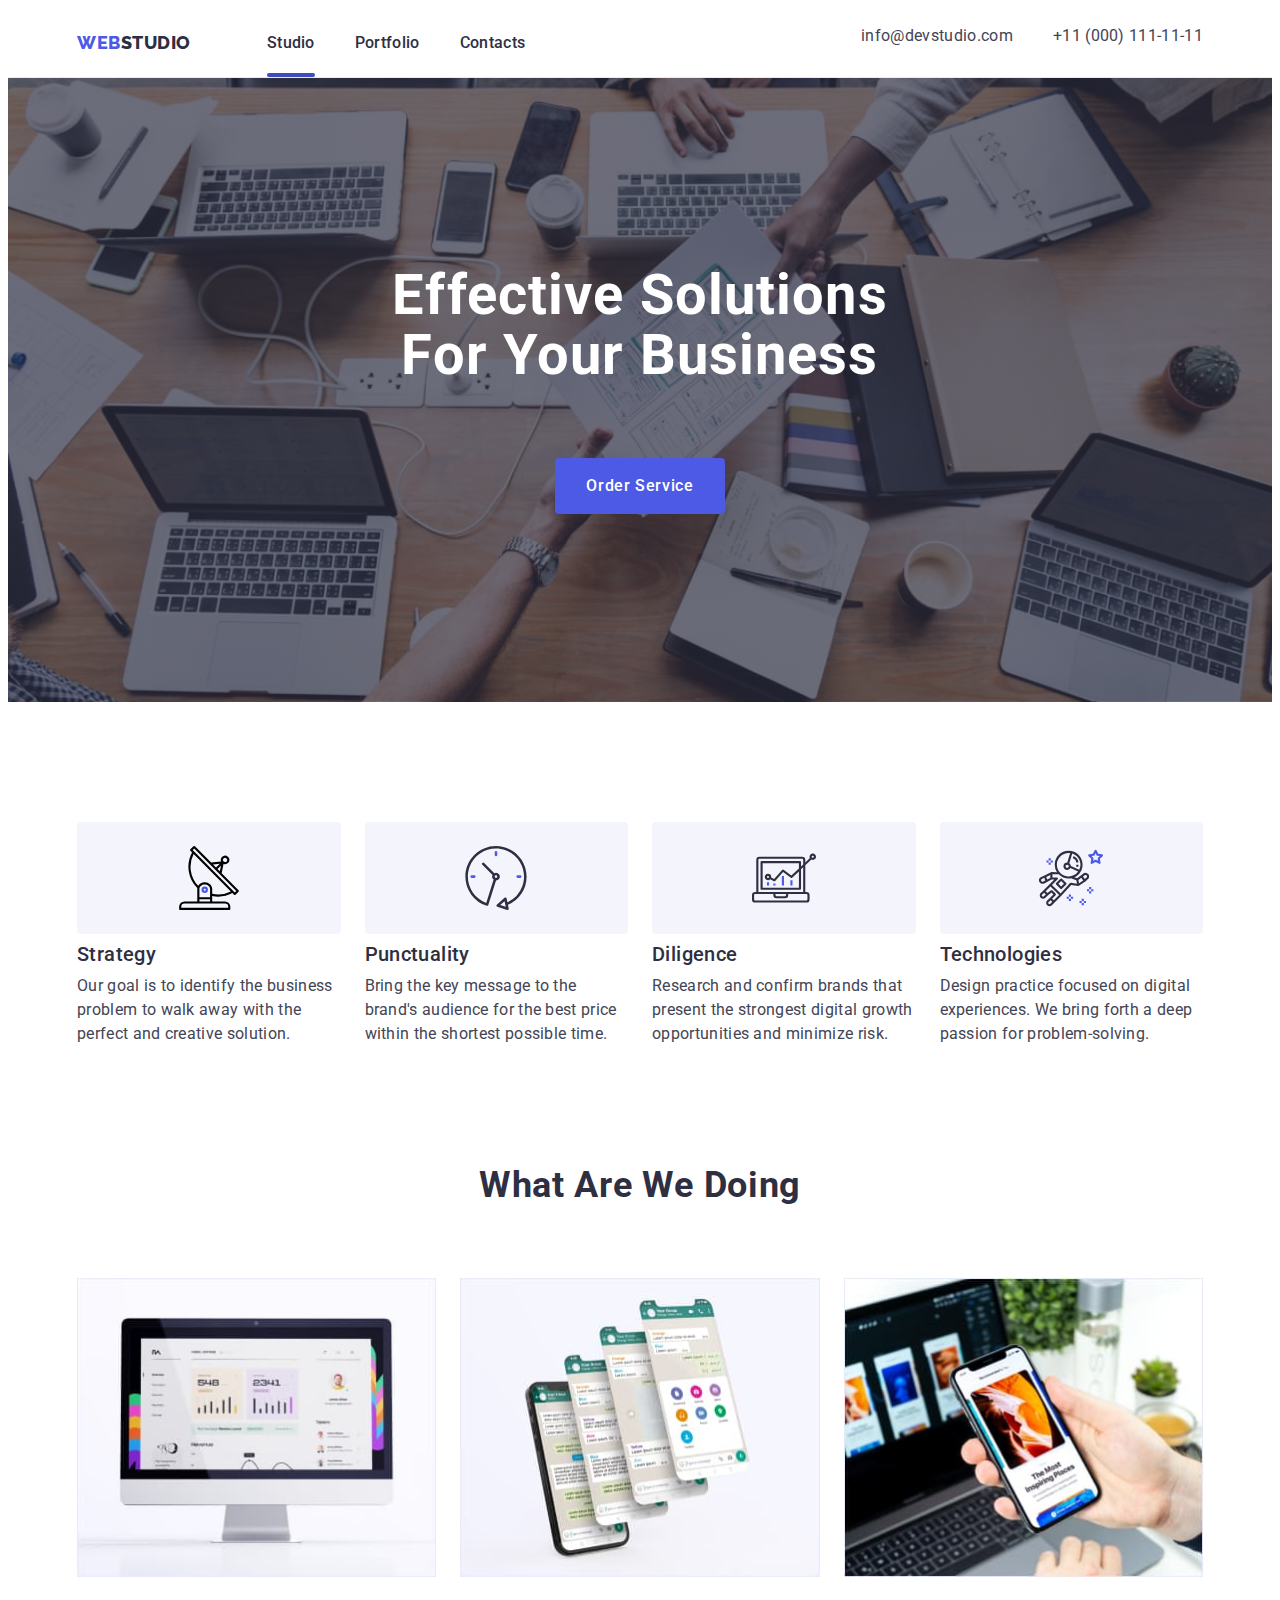
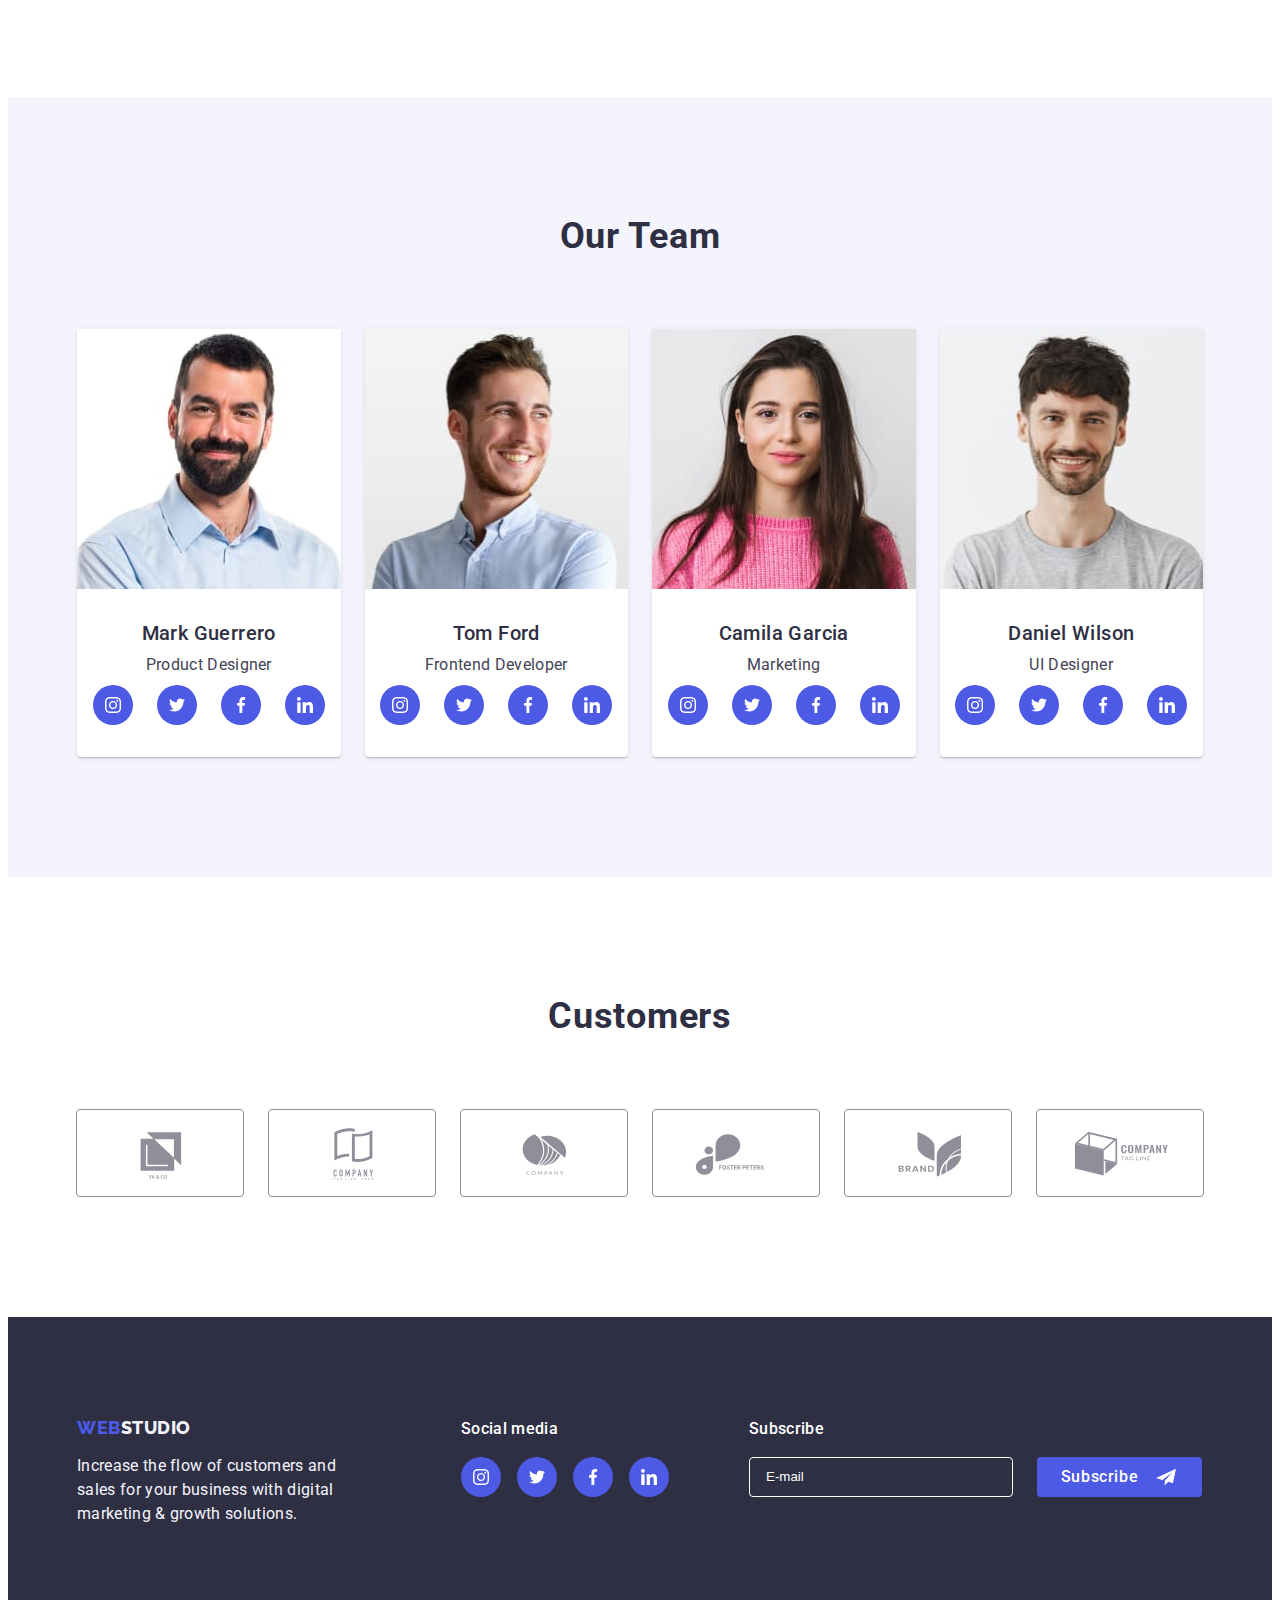
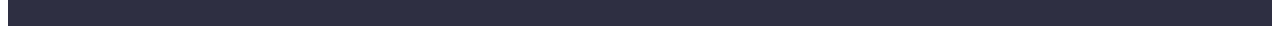
<file: index.html>
<!DOCTYPE html>
<html lang="en">

<head>
    <meta charset="UTF-8">
    <meta http-equiv="X-UA-Compatible" content="IE=edge">
    <meta name="viewport" content="width=device-width, initial-scale=1.0">
    <title>WebStudio</title>
    <link rel="preconnect" href="https://fonts.googleapis.com">
    <link rel="preconnect" href="https://fonts.gstatic.com" crossorigin>
    <link rel="stylesheet" href="https://cdnjs.cloudflare.com/ajax/libs/modern-normalize/1.1.0/modern-normalize.min.css"
        integrity="sha512-wpPYUAdjBVSE4KJnH1VR1HeZfpl1ub8YT/NKx4PuQ5NmX2tKuGu6U/JRp5y+Y8XG2tV+wKQpNHVUX03MfMFn9Q=="
        crossorigin="anonymous" referrerpolicy="no-referrer" />
    <link 
        href="https://fonts.googleapis.com/css2?family=Raleway:wght@800&family=Roboto:wght@400;500;700;900&display=swap"
        rel="stylesheet">
    <link rel="stylesheet" href="./css/styles.css">
</head>

<body>
    <header class="header">
        <div class="container">
            <div class="box">
                <nav class="header-navigation">
                    <a class="header-logo link" href="./index.html">Web<span class="accent">Studio</span></a>  
                    <ul class="header-list list">
                        <li class="header-item"><a class="header-link stroke link" href="./index.html">Studio</a></li>
                        <li class="header-item"><a class="header-link link" href="./portfolio.html">Portfolio</a></li>
                        <li class="header-item"><a class="header-link link" href="">Contacts</a></li>
                    </ul>
                </nav>
                <address class="adress">   
                    <ul class="adress-list list">
                        <li class="adress-item"><a class="adress-link link" href="mailto:info@devstudio.com">info@devstudio.com</a></li>
                        <li class="adress-item"><a class="adress-link link" href="tel:+110001111111">+11 (000) 111-11-11</a></li>
                    </ul>
                </address>
                <button type="button" class="mob-menu-open" data-mob-menu-open>
                    <svg class="mob-icon" width="32" height="32">
                        <use href="./images/icons.svg#icon-charm_menu-hamburger"></use>
                    </svg>
                </button>
            </div>               
        </div>
        <div class="mob-menu is-hidden"  data-mob-menu>
                <button type="button" class="mob-menu-close" data-mob-menu-close>
                    <svg class="close-icon" width="8" height="8">
                        <use href="./images/icons.svg#icon-close"></use>
                    </svg>
                </button>
                <nav>
                    <ul class="mob-menu-list list">
                        <li class="mob-menu-item">
                            <a class="mob-menu-link link" href="./index.html">
                                <span class="colortext">Studio</span>
                            </a>
                        </li>
                        <li class="mob-menu-item">
                            <a class="mob-menu-link link" href="./portfolio.html">Portfolio</a>
                        </li>
                        <li class="mob-menu-item">
                            <a class="mob-menu-link link" href="">Contacts</a>
                        </li>
                    </ul>
                </nav>
                <div>    
                    <address class="mob-adress">
                    <ul class="mob-adress-list list">
                        <li class="mob-adress-item">
                            <a class="mob-adress-link link" href="tel:+110001111111">+11 (000) 111-11-11</a>
                        </li>
                        <li class="mob-adress-item">
                            <a class="mob-adress-link link" href="mailto:info@devstudio.com">
                                <span class="sizetext">info@devstudio.com</span>
                            </a>
                        </li>
                        
                    </ul>
                    </address>
                    <ul class="mob-soc-list list">
                    <li class="team-soc-item">
                        <a class="team-soc-link link" href="">
                            <svg class="team-soc-icon" width="16" height="16">
                                <use href="./images/icons.svg#icon-instagram"></use>
                            </svg>
                        </a>
                    </li>
                
                    <li class="team-soc-item">
                        <a class="team-soc-link link" href="">
                            <svg class="team-soc-icon" width="16" height="16">
                                <use href="./images/icons.svg#icon-twitter"></use>
                            </svg>
                        </a>
                    </li>
                
                    <li class="team-soc-item">
                        <a class="team-soc-link link" href="">
                            <svg class="team-soc-icon" width="16" height="16">
                                <use href="./images/icons.svg#icon-facebook"></use>
                            </svg>
                        </a>
                    </li>
                
                    <li class="team-soc-item">
                        <a class="team-soc-link link" href="">
                            <svg class="team-soc-icon" width="16" height="16">
                                <use href="./images/icons.svg#icon-linkedin"></use>
                            </svg>
                        </a>
                    </li>
                    </ul>
                </div>
        </div>
    </header>

    <main>

        <section class="hero">
            <div class="container hero-container">
                <h1 class="hero-title">Effective Solutions For Your Business</h1>
                <button  class="hero-button" type="button" data-modal-open>Order Service</button>
            </div>
        </section>

        <section class="pluses section">    
            <div class="container">
                <h2 class="invis-title">invisibie title></h2>

                <ul class="pluses-list list">
                    <li class="pluses-item">
                        <div class="pluses-link link">
                            <svg class="pluses-icon" width="64" height="64">
                                <use href="./images/icons.svg#icon-antenna"></use>
                            </svg>
                        </div>
                        <h3 class="pluses-title">Strategy</h3>
                        <p class="pluses-text">Our goal is to identify the business problem to walk away with the perfect and creative solution.</p>
                    </li>
                    <li class="pluses-item">
                        <div class="pluses-link link">
                            <svg class="pluses-icon" width="64" height="64">
                                <use href="./images/icons.svg#icon-clock"></use>
                            </svg>
                        </div>
                        <h3 class="pluses-title">Punctuality</h3>
                        <p class="pluses-text">Bring the key message to the brand's audience for the best price within the shortest possible time.</p>
                    </li>
                    <li class="pluses-item">
                        <div class="pluses-link link">
                            <svg class="pluses-icon" width="64" height="64">
                                <use href="./images/icons.svg#icon-diagram"></use>
                            </svg>
                        </div>
                        <h3 class="pluses-title">Diligence</h3>
                        <p class="pluses-text">Research and confirm brands that present the strongest digital growth opportunities and minimize risk.</p>
                    </li>
                    <li class="pluses-item">
                        <div class="pluses-link link">
                            <svg class="pluses-icon" width="64" height="64">
                                <use href="./images/icons.svg#icon-astronaut"></use>
                            </svg>
                        </div>
                        <h3 class="pluses-title">Technologies</h3>
                        <p class="pluses-text">Design practice focused on digital experiences. We bring forth a deep passion for problem-solving.</p>
                    </li>
                </ul>
            </div>    
        </section>
        
        <section class="doing section">
            <div class="container">
                <h2 class="doing-title">What are we doing</h2>
                <ul class="doing-list list">
                    <li class="doing-item">
                        <img
                            srcset="./images/Rectangle1-2x.jpg 2x" 
                            src="./images/Rectangle1.jpg" 
                            alt="picture" 
                            width="360" 
                            height="300"
                        />
                    </li>
                    <li class="doing-item">
                        <img
                            srcset="./images/Rectangle2-2x.jpg 2x" 
                            src="./images/Rectangle2.jpg" 
                            alt="picture" 
                            width="360" 
                            height="300"
                        />
                    </li>
                    <li class="doing-item">
                        <img
                            srcset="./images/Rectangle3-2x.jpg 2x" 
                            src="./images/Rectangle3.jpg" 
                            alt="picture" 
                            width="360" 
                            height="300"
                        />
                    </li>
                </ul>
            </div>
        </section>

        <section class="team section">
            <div class="container">
                <h2 class="team-title">Our Team</h2>
                <ul class="team-list list">
                    <li class="team-item">
                        <img
                            srcset="./images/img4-2x.jpg 2x" 
                            src="./images/img4.jpg" 
                            alt="foto" 
                            width="264" 
                            height="260">
                        <div class="team-people">
                            <h3 class="team-card">Mark Guerrero</h3>
                            <p class="team-text">Product Designer</p>
                            <ul class="team-soc-list list">
                                <li class="team-soc-item">
                                    <a class="team-soc-link link" href="">
                                        <svg class="team-soc-icon" width="16" height="16">
                                            <use href="./images/icons.svg#icon-instagram"></use>
                                        </svg>
                                    </a>
                                </li>

                                <li class="team-soc-item">
                                    <a class="team-soc-link link" href="">
                                        <svg class="team-soc-icon" width="16" height="16">
                                            <use href="./images/icons.svg#icon-twitter"></use>
                                        </svg>
                                    </a>
                                </li>

                                <li class="team-soc-item">
                                    <a class="team-soc-link link" href="">
                                        <svg class="team-soc-icon" width="16" height="16">
                                            <use href="./images/icons.svg#icon-facebook"></use>
                                        </svg>
                                    </a>
                                </li>

                                <li class="team-soc-item">
                                    <a class="team-soc-link link" href="">
                                        <svg class="team-soc-icon" width="16" height="16">
                                            <use href="./images/icons.svg#icon-linkedin"></use>
                                        </svg>
                                    </a>
                                </li>
                            </ul>
                        </div>
                    </li>   

                    <li class="team-item">
                        <img
                            srcset="./images/img5-2x.jpg 2x"  
                            src="./images/img5.jpg" 
                            alt="foto" 
                            width="264" 
                            height="260">
                        <div class="team-people">
                            <h3 class="team-card">Tom Ford</h3>
                            <p class="team-text">Frontend Developer</p>
                            <ul class="team-soc-list list">
                                <li class="team-soc-item">
                                    <a class="team-soc-link link" href="">
                                        <svg class="team-soc-icon" width="16" height="16">
                                            <use href="./images/icons.svg#icon-instagram"></use>
                                        </svg>
                                    </a>
                                </li>
                            
                                <li class="team-soc-item">
                                    <a class="team-soc-link link" href="">
                                        <svg class="team-soc-icon" width="16" height="16">
                                            <use href="./images/icons.svg#icon-twitter"></use>
                                        </svg>
                                    </a>
                                </li>
                            
                                <li class="team-soc-item">
                                    <a class="team-soc-link link" href="">
                                        <svg class="team-soc-icon" width="16" height="16">
                                            <use href="./images/icons.svg#icon-facebook"></use>
                                        </svg>
                                    </a>
                                </li>
                            
                                <li class="team-soc-item">
                                    <a class="team-soc-link link" href="">
                                        <svg class="team-soc-icon" width="16" height="16">
                                            <use href="./images/icons.svg#icon-linkedin"></use>
                                        </svg>
                                    </a>
                                </li>
                            </ul>
                        </div>
                    </li>    
                    

                    <li class="team-item">
                        <img
                            srcset="./images/img6-2x.jpg 2x"  
                            src="./images/img6.jpg" 
                            alt="foto" 
                            width="264" 
                            height="260">
                        <div class="team-people">    
                            <h3 class="team-card">Camila Garcia</h3>
                            <p class="team-text">Marketing</p>
                            <ul class="team-soc-list list">
                                <li class="team-soc-item">
                                    <a class="team-soc-link link" href="">
                                        <svg class="team-soc-icon" width="16" height="16">
                                            <use href="./images/icons.svg#icon-instagram"></use>
                                        </svg>
                                    </a>
                                </li>
                            
                                <li class="team-soc-item">
                                    <a class="team-soc-link link" href="">
                                        <svg class="team-soc-icon" width="16" height="16">
                                            <use href="./images/icons.svg#icon-twitter"></use>
                                        </svg>
                                    </a>
                                </li>
                            
                                <li class="team-soc-item">
                                    <a class="team-soc-link link" href="">
                                        <svg class="team-soc-icon" width="16" height="16">
                                            <use href="./images/icons.svg#icon-facebook"></use>
                                        </svg>
                                    </a>
                                </li>
                            
                                <li class="team-soc-item">
                                    <a class="team-soc-link link" href="">
                                        <svg class="team-soc-icon" width="16" height="16">
                                            <use href="./images/icons.svg#icon-linkedin"></use>
                                        </svg>
                                    </a>
                                </li>
                            </ul>
                        </div>
                    </li>

                    <li class="team-item">
                        <img
                            srcset="./images/img7-2x.jpg 2x"  
                            src="./images/img7.jpg" 
                            alt="foto" 
                            width="264" 
                            height="260">
                        <div class="team-people">
                            <h3 class="team-card">Daniel Wilson</h3>
                            <p class="team-text">UI Designer</p>
                            <ul class="team-soc-list list">
                                <li class="team-soc-item">
                                    <a class="team-soc-link link" href="">
                                        <svg class="team-soc-icon" width="16" height="16">
                                            <use href="./images/icons.svg#icon-instagram"></use>
                                        </svg>
                                    </a>
                                </li>
                            
                                <li class="team-soc-item">
                                    <a class="team-soc-link link" href="">
                                        <svg class="team-soc-icon" width="16" height="16">
                                            <use href="./images/icons.svg#icon-twitter"></use>
                                        </svg>
                                    </a>
                                </li>
                            
                                <li class="team-soc-item">
                                    <a class="team-soc-link link" href="">
                                        <svg class="team-soc-icon" width="16" height="16">
                                            <use href="./images/icons.svg#icon-facebook"></use>
                                        </svg>
                                    </a>
                                </li>
                            
                                <li class="team-soc-item">
                                    <a class="team-soc-link link" href="">
                                        <svg class="team-soc-icon" width="16" height="16">
                                            <use href="./images/icons.svg#icon-linkedin"></use>
                                        </svg>
                                    </a>
                                </li>
                            </ul>
                        </div>
                    </li>
                </ul>
            </div>
        </section>

        <section class="customers section">
            <div class="container">
                <h2 class="doing-title">Customers</h2>
                <ul class="customers-list list">
                    <li class="customers-item">
                        <a class="customers-link link" href="">
                            <svg class="customers-icon" width="104" height="56">
                                <use class="icon" href="./images/icons.svg#icon-Logo1"></use>
                            </svg>
                        </a>
                    </li>
                
                    <li class="customers-item">
                        <a class="customers-link link" href="">
                            <svg class="customers-icon" width="104" height="56">
                                <use class="icon" href="./images/icons.svg#icon-Logo2"></use>
                            </svg>
                        </a>
                    </li>
                
                    <li class="customers-item">
                        <a class="customers-link link" href="">
                            <svg class="customers-icon" width="104" height="56">
                                <use class="icon" href="./images/icons.svg#icon-Logo3"></use>
                            </svg>
                        </a>
                    </li>
                
                    <li class="customers-item">
                        <a class="customers-link link" href="">
                            <svg class="customers-icon" width="104" height="56">
                                <use class="icon" href="./images/icons.svg#icon-Logo4"></use>
                            </svg>
                        </a>
                    </li>

                    <li class="customers-item">
                        <a class="customers-link link" href="">
                            <svg class="customers-icon" width="104" height="56">
                                <use class="icon" href="./images/icons.svg#icon-Logo5"></use>
                            </svg>
                        </a>
                    </li>

                    <li class="customers-item">
                        <a class="customers-link link" href="">
                            <svg class="customers-icon" width="104" height="56">
                                <use class="icon" href="./images/icons.svg#icon-Logo6"></use>
                            </svg>
                        </a>
                    </li>
                </ul>
            </div>
        </section>
        
    </main>

    <footer class="footer">
        <div class="container footer-box">
            <div class="webstudio">
                <a class="footer-logo link" href="./index.html">Web<span class="accent">Studio</span></a>
                <p class="bottom-text">Increase the flow of customers and sales for your business with digital marketing & growth solutions.</p>
            </div>

            <div class="media">
                <p class="soc-media">Social media</p>
                <ul class="media-soc-list list">
                    <li class="team-soc-item">
                        <a class="media-soc-link link" href="">
                            <svg class="team-soc-icon" width="16" height="16">
                                <use href="./images/icons.svg#icon-instagram"></use>
                            </svg>
                        </a>
                    </li>
                    
                    <li class="team-soc-item">
                        <a class="media-soc-link link" href="">
                            <svg class="team-soc-icon" width="16" height="16">
                                <use href="./images/icons.svg#icon-twitter"></use>
                            </svg>
                        </a>
                    </li>
                    
                    <li class="team-soc-item">
                        <a class="media-soc-link link" href="">
                            <svg class="team-soc-icon" width="16" height="16">
                                <use href="./images/icons.svg#icon-facebook"></use>
                            </svg>
                        </a>
                    </li>
                    
                    <li class="team-soc-item">
                        <a class="media-soc-link link" href="">
                            <svg class="team-soc-icon" width="16" height="16">
                                <use href="./images/icons.svg#icon-linkedin"></use>
                            </svg>
                        </a>
                    </li>
                </ul>
            </div>
            <form class="footer-form">
                <div class="">
                    <p class="soc-media">Subscribe</p>
                    <div class="sign">
                        <label class="subs" aria-label="footer-email">
                            <input class="footer-input"
                                type="email"
                                placeholder="E-mail"  
                            />
                        </label>                
                        <button class="footer-button" type="submit">Subscribe
                    
                            <svg class="plane" width="24" height="20">
                                <use href="./images/icons.svg#icon-plane"></use>
                            </svg>                    
                        </button>
                    </div>
                </div>
            </form>   
        </div>
    </footer>

    <div  class="backdrop is-hidden" data-modal>
        <div class="modal">
            <button class="modal-button" type="button" data-modal-close>
                <svg class="close-icon" width="8" height="8">
                    <use href="./images/icons.svg#icon-close"></use>
                </svg>
            </button>

            
            <p class="modal-title">Leave your contacts and we will call you back</p>
            <form class="modal-form" autocomplete="off">
                
                <div class="form-field">
                    <label for="user-name" class="form-label">Name</label>
                    <div class="form-icon">
                        <input class="form-input"
                            type="text"
                            name="user-name" 
                            id="user-name"
                        />
                        <svg class="input-icon" width="18" height="18">
                            <use href="./images/icons.svg#icon-person"></use>
                        </svg>
                    </div>                                 
                </div>  
                
                <div class="form-field">
                    <label for="user-phone" class="form-label">Phone</label>
                    <div class="form-icon">
                        <input class="form-input"
                            type="tel" 
                            name="user-phone"
                            id="user-phone"
                        />
                        <svg class="input-icon" width="18" height="24">
                            <use href="./images/icons.svg#icon-phone"></use>
                        </svg>
                    </div>                     
                </div>    
                    
                <div class="form-field">
                    <label for="user-mail" class="form-label">Email</label>
                    <div class="form-icon">
                        <input class="form-input"
                            type="email" 
                            name="user-mail"
                            id="user-mail"
                        />
                        <svg class="input-icon" width="18" height="24">
                            <use href="./images/icons.svg#icon-email"></use>
                        </svg>
                    </div>
                </div> 

                <div class="form-field">   
                    <label for="comment" class="form-label">Comment</label>
                    <textarea class="form-comment"
                        name="comment"
                        id="comment" 
                        placeholder="Text input"
                    ></textarea>                     
                </div>

                <div class="check-field">
                    <input class="input-check visually-hidden" type="checkbox" name="accept" id="accept" value="true" >
                    <label for="accept" class="accept" >
                        <span>
                            <svg class="check-icon" width="10" height="8">
                                <use href="./images/icons.svg#icon-check"></use>
                            </svg>
                        </span>
                        I accept the terms and conditions of the &nbsp;<a class="policy" href="" >Privacy Policy</a></label>
                </div>

                <button class="send-button" type="submit">Send</button>
            </form>              
                
        </div>
    </div>

<script src="./js/modal.js" type="module"></script>
<script src="./js/mobile-menu.js" type="module"></script>
</body>

</html>
</file>
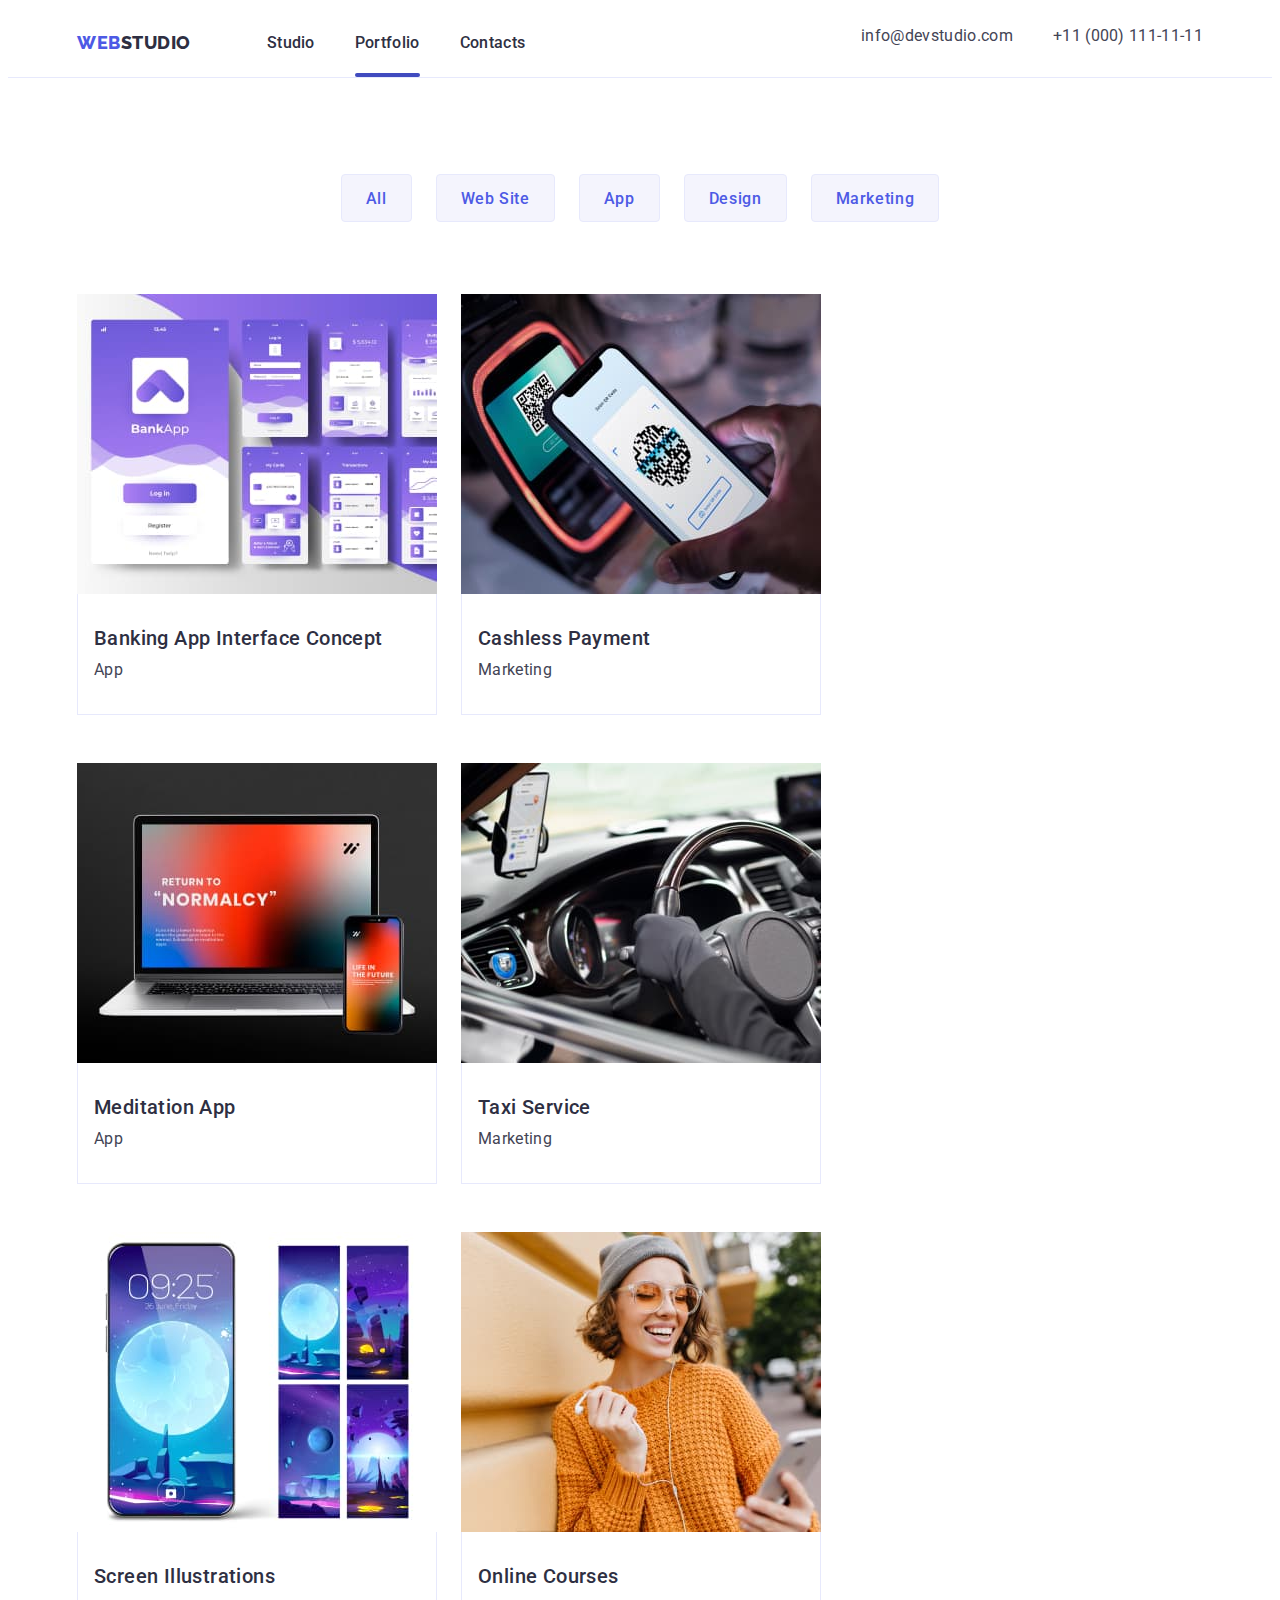
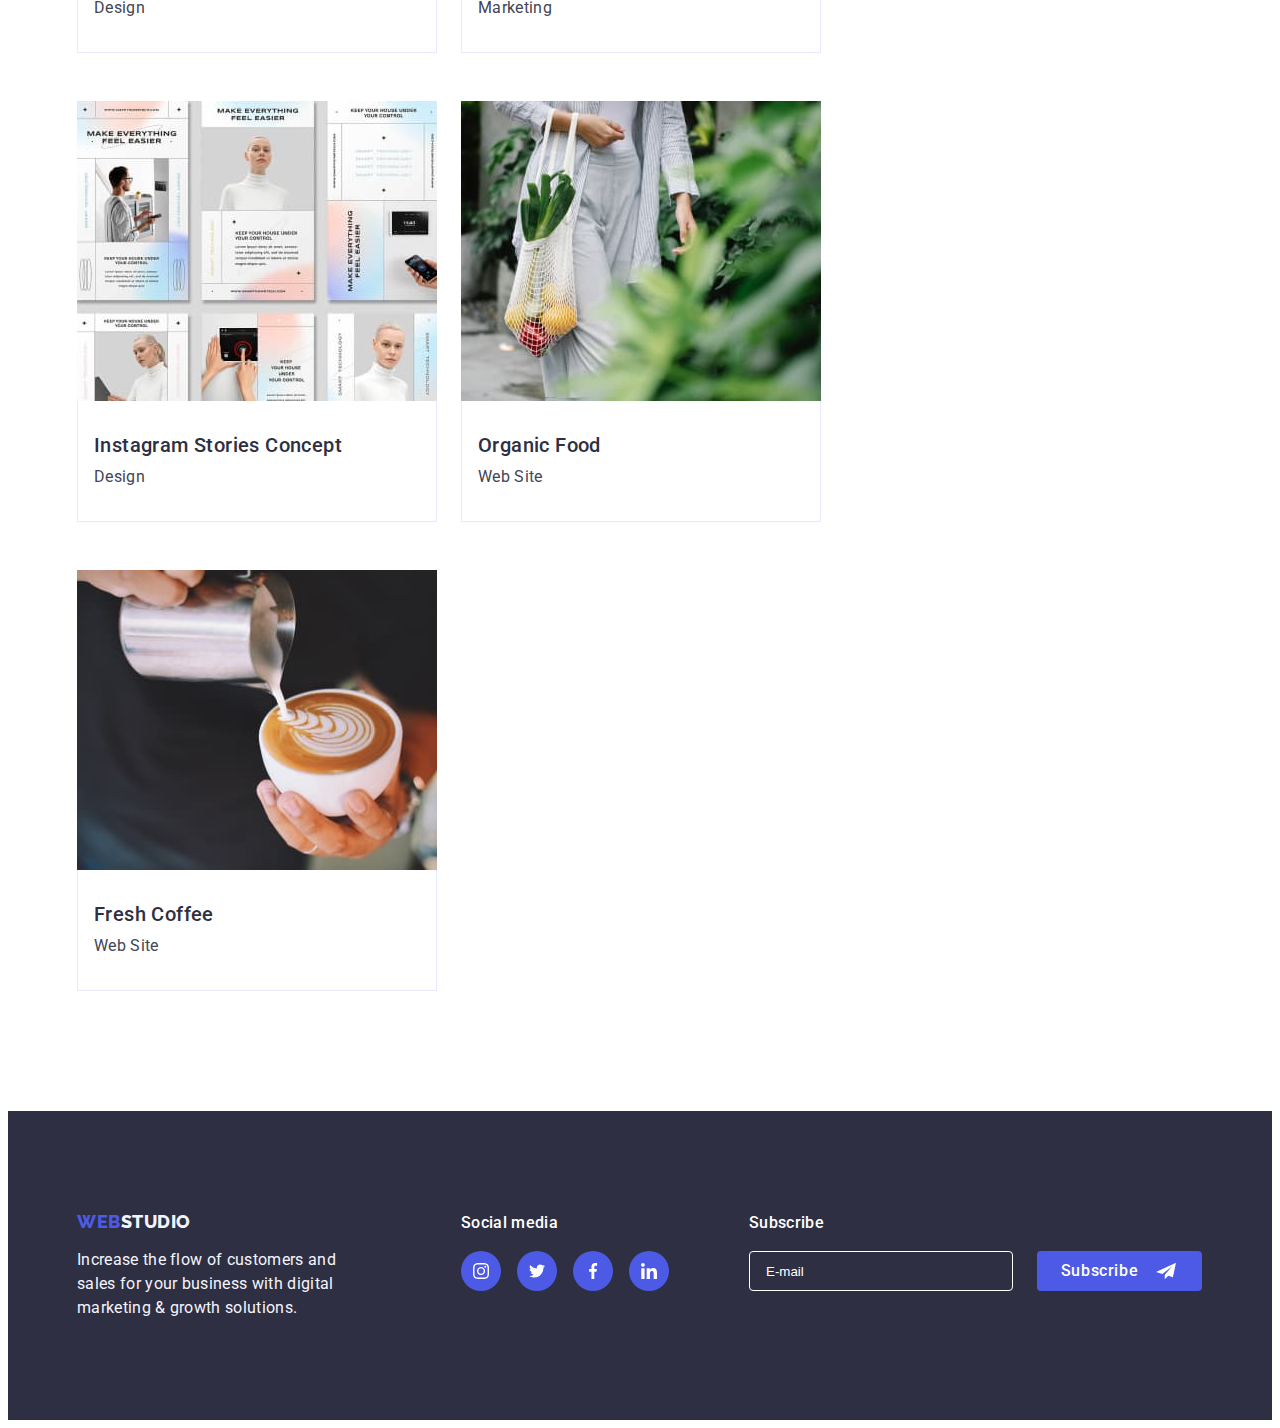
<file: portfolio.html>
<!DOCTYPE html>
<html lang="en">
<head>
    <meta charset="UTF-8">
    <meta http-equiv="X-UA-Compatible" content="IE=edge">
    <meta name="viewport" content="width=device-width, initial-scale=1.0">
    <title>Portfolio</title>
    <link rel="preconnect" href="https://fonts.googleapis.com">
    <link rel="preconnect" href="https://fonts.gstatic.com" crossorigin>
    <link rel="stylesheet" href="https://cdnjs.cloudflare.com/ajax/libs/modern-normalize/1.1.0/modern-normalize.min.css"
        integrity="sha512-wpPYUAdjBVSE4KJnH1VR1HeZfpl1ub8YT/NKx4PuQ5NmX2tKuGu6U/JRp5y+Y8XG2tV+wKQpNHVUX03MfMFn9Q=="
        crossorigin="anonymous" referrerpolicy="no-referrer" />
    <link href="https://fonts.googleapis.com/css2?family=Raleway:wght@800&family=Roboto:wght@400;500;700;900&display=swap"
        rel="stylesheet">
    <link rel="stylesheet" href="./css/styles.css">
</head>
<body>
<header class="header">
    <div class="container">
        <div class="box">
            <nav class="header-navigation">
                <a class="header-logo link" href="./index.html">Web<span class="accent">Studio</span></a>
                <ul class="header-list list">
                    <li class="header-item"><a class="header-link link" href="./index.html">Studio</a></li>
                    <li class="header-item"><a class="header-link stroke link" href="./portfolio.html">Portfolio</a></li>
                    <li class="header-item"><a class="header-link link" href="">Contacts</a></li>
                </ul>
            </nav>
            <address class="adress">
                <ul class="adress-list list">
                    <li class="adress-item"><a class="adress-link link"
                            href="mailto:info@devstudio.com">info@devstudio.com</a></li>
                    <li class="adress-item"><a class="adress-link link" href="tel:+110001111111">+11 (000) 111-11-11</a>
                    </li>
                </ul>
            </address>
        </div>
    </div>
</header>
    <main>
        
        <section class="nine">
            <div class="container">
                <h1 class="invis-title">invisibie title</h1>

                <ul class="filter-list list">
                    <li>
                        <button class="filter-button" type="button">All</button>
                    </li>
                    <li>
                        <button class="filter-button" type="button">Web Site</button>
                    </li>
                    <li>
                        <button class="filter-button" type="button">App</button>
                    </li>
                    <li>
                        <button class="filter-button" type="button">Design</button>
                    </li>
                    <li>
                        <button class="filter-button" type="button">Marketing</button>
                    </li>
                </ul>
            
                <ul class="direct-list list">
                
                    <li class="direct-item">
                        <a class="direct-link link" href="">
                            <div class="direct-thumb">
                                <img class="img" src="./images/img11.jpg" alt="picture" width="360" height="300"/>                        
                                <p class="overlay">14 Stylish and User-Friendly App Design Concepts · Task Manager App · Calorie Tracker App · Exotic Fruit Ecommerce App · Cloud Storage App
                                </p>
                            </div>  

                            <div class="direct">
                                <h2  class="direct-card">Banking App Interface Concept</h2>
                                <p class="direct-text">App</p>
                            </div>                            
                        </a>
                    </li>

                    <li class="direct-item">
                        <a class="direct-link link" href="">
                            <div class="direct-thumb">
                                <img class="img" src="./images/img12.jpg" alt="picture" width="360" height="300"/>
                                <p class="overlay">14 Stylish and User-Friendly App Design Concepts · Task Manager App · Calorie Tracker App · Exotic Fruit Ecommerce App · Cloud Storage App
                            </div>

                            <div class="direct">
                                <h2 class="direct-card">Cashless Payment</h2>
                                <p class="direct-text">Marketing</p>
                            </div>
                        </a>
                    </li>

                    <li class="direct-item">
                        <a class="direct-link link" href="">
                            <div class="direct-thumb">
                                <img class="img" src="./images/img13.jpg" alt="picture" width="360" height="300">
                                <p class="overlay">14 Stylish and User-Friendly App Design Concepts · Task Manager App · Calorie Tracker App · Exotic Fruit Ecommerce App · Cloud Storage App
                            </div>

                            <div class="direct">
                                <h2 class="direct-card">Meditation App</h2>
                                <p class="direct-text">App</p>
                            </div>
                        </a>
                    </li>
                
                    <li class="direct-item">
                        <a class="direct-link link" href="./index.html">
                            <div class="direct-thumb">
                                <img class="img" src="./images/img21.jpg" alt="picture" width="360" height="300">
                                <p class="overlay">14 Stylish and User-Friendly App Design Concepts · Task Manager App · Calorie Tracker App · Exotic Fruit Ecommerce App · Cloud Storage App
                            </div>

                            <div class="direct">
                                <h2 class="direct-card">Taxi Service</h2>
                                <p class="direct-text">Marketing</p>
                            </div>
                        </a>
                    </li>
            
                    <li class="direct-item">
                        <a class="direct-link link" href="./index.html">
                            <div class="direct-thumb">
                                <img class="img" src="./images/img22.jpg" alt="picture" width="360" height="300">
                                <p class="overlay">14 Stylish and User-Friendly App Design Concepts · Task Manager App · Calorie Tracker App · Exotic Fruit Ecommerce App · Cloud Storage App
                            </div>
                            
                            <div class="direct">
                                <h2 class="direct-card">Screen Illustrations</h2>
                                <p class="direct-text">Design</p>
                            </div>
                        </a>
                    </li>
            
                    <li class="direct-item">
                        <a class="direct-link link" href="./index.html">
                            <div class="direct-thumb">
                                <img class="img" src="./images/img23.jpg" alt="picture" width="360" height="300">
                                <p class="overlay">14 Stylish and User-Friendly App Design Concepts · Task Manager App · Calorie Tracker App · Exotic Fruit Ecommerce App · Cloud Storage App
                            </div>
                            
                            <div class="direct">
                                <h2 class="direct-card">Online Courses</h2>
                                <p class="direct-text">Marketing</p>
                            </div>
                        </a>
                    </li>
                
                    <li class="direct-item">
                        <a class="direct-link link" href="./index.html">
                            <div class="direct-thumb">
                                <img class="img" src="./images/img31.jpg" alt="picture" width="360" height="300">
                                <p class="overlay">14 Stylish and User-Friendly App Design Concepts · Task Manager App · Calorie Tracker App · Exotic Fruit Ecommerce App · Cloud Storage App
                            </div>
                            
                            <div class="direct">
                                <h2 class="direct-card">Instagram Stories Concept</h2>
                                <p class="direct-text">Design</p>
                            </div>
                        </a>
                    </li>
            
                    <li class="direct-item">
                        <a class="direct-link link" href="./index.html">
                            <div class="direct-thumb">
                                <img class="img" src="./images/img32.jpg" alt="picture" width="360" height="300">
                                <p class="overlay">14 Stylish and User-Friendly App Design Concepts · Task Manager App · Calorie Tracker App · Exotic Fruit Ecommerce App · Cloud Storage App
                            </div>
                            
                            <div class="direct">
                                <h2 class="direct-card">Organic Food</h2>
                                <p class="direct-text">Web Site</p>
                            </div>
                        </a>
                    </li>
            
                    <li class="direct-item">
                        <a class="direct-link link" href="./index.html">
                            <div class="direct-thumb">
                                <img class="img" src="./images/img33.jpg" alt="picture" width="360" height="300">
                                <p class="overlay">14 Stylish and User-Friendly App Design Concepts · Task Manager App · Calorie Tracker App · Exotic Fruit Ecommerce App · Cloud Storage App
                            </div>
                            
                            <div class="direct">
                                <h2 class="direct-card">Fresh Coffee</h2>
                                <p class="direct-text">Web Site</p>
                            </div>
                        </a>
                    </li>
                </ul>
            </div>
        </section>

    </main>
    <footer class="footer">
        <div class="container footer-box">
            <div class="webstudio">
                <a class="footer-logo link" href="./index.html">Web<span class="accent">Studio</span></a>
                <p class="bottom-text">Increase the flow of customers and sales for your business with digital marketing &
                    growth solutions.</p>
            </div>
    
            <div class="media">
                <p class="soc-media">Social media</p>
                <ul class="media-soc-list list">
                    <li class="team-soc-item">
                        <a class="media-soc-link link" href="">
                            <svg class="team-soc-icon" width="16" height="16">
                                <use href="./images/icons.svg#icon-instagram"></use>
                            </svg>
                        </a>
                    </li>
    
                    <li class="team-soc-item">
                        <a class="media-soc-link link" href="">
                            <svg class="team-soc-icon" width="16" height="16">
                                <use href="./images/icons.svg#icon-twitter"></use>
                            </svg>
                        </a>
                    </li>
    
                    <li class="team-soc-item">
                        <a class="media-soc-link link" href="">
                            <svg class="team-soc-icon" width="16" height="16">
                                <use href="./images/icons.svg#icon-facebook"></use>
                            </svg>
                        </a>
                    </li>
    
                    <li class="team-soc-item">
                        <a class="media-soc-link link" href="">
                            <svg class="team-soc-icon" width="16" height="16">
                                <use href="./images/icons.svg#icon-linkedin"></use>
                            </svg>
                        </a>
                    </li>
                </ul>
            </div>
            <form class="footer-form">
                <div>
                    <p class="soc-media">Subscribe</p>
                    <div class="sign">
                        <label aria-label="footer-email">
                            <input class="footer-input" type="email" placeholder="E-mail" />
                        </label>
                        <button class="footer-button" type="submit">Subscribe
    
                            <svg class="plane" width="24" height="20">
                                <use href="./images/icons.svg#icon-plane"></use>
                            </svg>
                        </button>
                    </div>
                </div>
            </form>
        </div>
    </footer>

</body>
</html>
</file>
<file: css/styles.css>
html {
    box-sizing: border-box;
}

*,
*::before,
*::after {
    box-sizing: inherit;
}

p,
h1,
h2,
h3,
h4,
h5,
h6 {
    margin: 0;
}

ul {
    margin: 0;
    padding-left: 0;
}
button {
    cursor: pointer;
}


.container {    
    /* width: 1158px; */
    width: 100%;

    margin: 0 auto;
    padding-left: 16px;
    padding-right: 16px;
}
section {
    /* padding-top: 120px;
    padding-bottom: 120px; */

    padding-top: 96px;
    padding-bottom: 96px;
}
img {
    display: block;
    max-width: 100%; 
    height: auto;
    /* --------------------------- */
    width: 100%;   
}

body {
    font-family: 'Roboto', sans-serif;
    letter-spacing: 0.02em;
    color: #434455;
    background-color: var(--often-color);
    
}
.list {
    list-style: none;
}
.link {
    text-decoration: none;
}
:root {
    --often-color: #FFFFFF;
    --web-color: #4D5AE5;
    --studio-color: #2E2F42;
    --hero-gradient: linear-gradient(rgba(46, 47, 66, 0.7), rgba(46, 47, 66, 0.7));
}
/**----------------------HEADER-------------------*/

.header {
    background: var(--background-color);
    border-bottom: 1px solid #E7E9FC;
}

.header-navigation {
    display: flex;
    align-items: center;
    justify-content: space-between;
}
.header-logo span {
    font-family: 'Raleway', sans-serif;
    font-weight: 800;
    font-size: 18px;
    line-height: 1.17;
    letter-spacing: 0.03em;
    text-transform: uppercase;
    color: var(--studio-color);
}      
.header-logo {
    font-family: 'Raleway', sans-serif;
    font-weight: 800;
    font-size: 18px;
    line-height: 1.17;
    letter-spacing: 0.03em;
    text-transform: uppercase;
    color: var(--web-color);
    padding-top: 24px;
    padding-bottom: 24px;
    margin-right: 76px;
}
.header-list, .adress-list  {
    display: none;
}
.mob-menu-open {
    width: 32px;
    height: 32px;
    background-color: #FFFFFF;
    border: none;
    position: absolute;
    top: 24px;
    right: 24px;
    display: flex;
    justify-content: center;
    align-items: center;
}
.mob-icon {
    stroke: #2E2F42;
}
.mob-menu {
    position: fixed;
    top: 0;
    width: 100vw;
    height: 100vh; 
    background-color: #FFFFFF;
    padding: 80px 35px 40px 40px;
    display: flex;
    flex-direction: column;
    justify-content: space-between;
}
.mob-menu.is-hidden {
    opacity: 0;
    pointer-events: none;
}
.mob-menu-close {
    width: 24px;
    height: 24px;
    background-color: #E7E9FC;
    border: 1px solid #b3b4c7;
    border-radius: 50%;
    position: absolute;
    top: 24px;
    right: 24px;
    display: flex;
    justify-content: center;
    align-items: center;
}

.mob-menu-list {
    
}
.mob-menu-item:not(:last-child) {
    margin-bottom: 40px;   
}


.mob-menu-link {
    font-weight: 700;    
    font-size: 36px;
    line-height: 1.11;
    color: #2E2F42;
}
.colortext {
    color:#404BBF;
    
}

.mob-adress {
    font-style: normal;
    padding-top: 24px;
    padding-bottom: 24px;
}

.mob-adress-list {}

.mob-adress-item {}

.mob-adress-link {
    font-weight: 700;
    font-size: 24px;
    line-height: 1.5;
    color: #4D5AE5;
}
.sizetext {
    color: #434455;
    font-weight: 500;
    font-size: 20px;
    line-height: 1.2;
    letter-spacing: 0.02em;
}
.mob-soc-list {
    display: flex;
    justify-content: left;
    gap: 24px;
    }

/**-----------------------HERO-------------------*/
.hero {
    max-width: 1440px;
    padding-bottom: 112px; 
    padding-top: 112px;
    background-color: #2E2F42;
    background-image: var(--hero-gradient), url(../images/people-office3.jpg);
    background-size: auto;
    background-repeat: no-repeat;
    background-position: center;
    margin-left: auto;
    margin-right: auto;
    background-size: cover;
}
@media (min-device-pixel-ratio: 2),
    (min-resolution: 192dpi),
    (min-resolution: 2dppx) {
    .hero {
        background-image: var(--hero-gradient), url(../images/people-office32x.jpg);
    }
}
.hero-title {
    max-width: 496px;
    font-weight: 700;
    
    letter-spacing: 0.02em;
    color: var(--often-color);
    text-align: center;
    margin-left: auto;
    margin-right: auto;
    font-size: 36px;
    line-height: 1.11;
    margin-bottom: 72px;
    
}
.hero-button {
    display: block;
    min-width: 170px;
    height: 56px;
    background-color: #4D5AE5;
    font-family: inherit;
    font-weight: 500;
    font-size: 16px;
    line-height: 1.5;
    letter-spacing: 0.04em;
    color: var(--often-color);
    border: none;
    margin: 0 auto;
    border-radius: 4px;
    transition: background-color 250ms cubic-bezier(0.4, 0, 0.2, 1);
}
.hero-button:hover {
    background-color: #404BBF;
}
.hero-button:focus {
    background-color: #404BBF;
}
/**----------------------PLUSES----------------*/


.invis-title {
    height: 0;
    display: flex;
}
.pluses-list {
    display: flex;
    flex-wrap: wrap;
    gap: 72px;
}
.pluses-item {
    background-color: #FFFFFF;
    flex-basis: 100%;
}
.pluses-link {
    width: 100%;
    height: 112px;
    background: #F4F4FD;
    border-radius: 4px;
    display: flex;
    align-items: center;
    justify-content: center;
    margin-bottom: 8px;
}
.pluses-title {   
    font-weight: 700;
    font-size: 36px;    
    line-height: 1.2;
    letter-spacing: 0.02em;
    color: #2E2F42;
    margin-bottom: 8px;   
    text-align: center;
}
.pluses-text {
    font-size: 16px;
    line-height: 1.5;
    color: #434455;
    font-weight: normal;
}

/**----------------WHAT ARE WE DOING------------*/
.doing {
    text-align: center;
    padding-top: 0;
}
.doing-title {
    font-weight: 700;
    font-size: 36px;
    line-height: 1.11;
    text-transform: capitalize;
    text-align: center;
    letter-spacing: 0.02em;
    color: #2E2F42;
    margin-bottom: 72px;
}
.doing-list {
    display: flex;
    gap: 24px;
}
.doing-item {
    width: 100%;
}

/**----------------------OUR TEAM---------------*/
.team {
    background-color: #F4F4FD;
}
.team-title {
    font-weight: 700;
    font-size: 36px;
    line-height: 1.11;
    text-transform: capitalize;
    text-align: center;
    letter-spacing: 0.02em;
    color: #2E2F42;
    margin-bottom: 72px;
}
.team-list {
    display: flex;
    flex-wrap: wrap;
    gap: 72px;
    flex-direction: column;
    align-items: center;
}
.team-item {
    background: var(--often-color);
    box-shadow: 0px 1px 6px rgba(46, 47, 66, 0.08),
                0px 1px 1px rgba(46, 47, 66, 0.16),
                0px 2px 1px rgba(46, 47, 66, 0.08);
    border-radius: 0px 0px 4px 4px;
    flex-basis: 100%;
    
}
.team-card {
    font-weight: 500;
    font-size: 20px;
    line-height: 1.2;
    letter-spacing: 0.02em;
    color: #2E2F42;
    text-align: center;
    margin-bottom: 8px;
}
.team-text {
    font-size: 16px;
    line-height: 1.5;
    color: #434455;
    text-align: center;
    margin-bottom: 8px;
}
.team-people {
    padding-top: 32px;
    padding-bottom: 32px;
}
.team-soc-list {
    display: flex;
    justify-content: center;
    gap: 24px;
}
.team-soc-item {
    width: 40px;
    height: 40px;
}
.team-soc-link {
    width: 100%;
    height: 100%;
    border-radius: 50%;
    background-color: #4D5AE5;
    display: flex;
    align-items: center;
    justify-content: center;
    transition: background-color 250ms cubic-bezier(0.4, 0, 0.2, 1);
}
.team-soc-link:hover {
    background-color: #404BBF;
}
.team-soc-link:focus {
    background-color: #404BBF;
}
.team-soc-icon {
    fill: #FFFFFF;
}
.card {
}
/**---------------------CUSTOMERS-----------------*/
.customers-list {
    display: flex;
    flex-wrap: wrap;
    justify-content: center;
    gap: 72px 16px;
}
.customers-item {
    width: 168px;
    height: 88px;
}

.customers-link {
    width: 100%;
    height: 100%;
    border: 1px solid #8E8F99;
    border-radius: 4px;
    display: flex;
    align-items: center;
    justify-content: center;
    padding: 16px 32px;
    transition: border 250ms cubic-bezier(0.4, 0, 0.2, 1);
}
.customers-link:hover {
    border: 1px solid #404BBF;
}
.customers-link:focus {
    border: 1px solid #404BBF;
}
.icon {
    fill: #8e8f99;
    transition: fill 250ms cubic-bezier(0.4, 0, 0.2, 1);
}
.icon:hover {
    fill: #404BBF;
}
.icon:focus {
    fill: #404BBF;
}

/**----------------------FOOTER-----------------*/
.footer {
    background: #2E2F42;
    padding-top: 96px;
    padding-bottom: 96px;
    
    
}
.footer-logo span {
    font-family: 'Raleway', sans-serif;
    font-weight: 800;
    font-size: 18px;
    line-height: 1.17;
    letter-spacing: 0.03em;
    text-transform: uppercase;
    color: #f4f4fd;
    
}
.footer-logo {
    font-family: 'Raleway', sans-serif;
    font-weight: 800;
    font-size: 18px;
    line-height: 1.17;
    letter-spacing: 0.03em;
    text-transform: uppercase;
    color: var(--web-color);
    display: block;
    margin-bottom: 16px;
}
.bottom-text {
    width: 264px;
    font-weight: 400;
    font-size: 16px;
    line-height: 1.5;
    letter-spacing: 0.02em;
    color: #F4F4FD;
    text-align: left;
    margin-left: auto;
    margin-right: auto;
}
.webstudio {
    text-align: center;
    margin-bottom: 72px;
    
    
}
.footer-box {
      
}

.media-soc-list {
    display: flex;
    justify-content: center;
    gap: 16px;
}
.soc-media {
    font-weight: 500;
    font-size: 16px;
    line-height: 1.5;
    letter-spacing: 0.02em;
    color: #FFFFFF;
    margin-bottom: 16px;
    text-align: center;
}
.media-soc-link {
    width: 100%;
    height: 100%;
    border-radius: 50%;
    background-color: #4D5AE5;
    display: flex;
    align-items: center;
    justify-content: center;
    transition: background-color 250ms cubic-bezier(0.4, 0, 0.2, 1);
}
.media-soc-link:hover {
    background-color: #31D0AA;
}
.media-soc-link:focus {
    background-color: #31D0AA;
}
.media {
    margin-bottom: 72px;
}
.sign {
    text-align: center;
}
.footer-button {
    display: flex;
    justify-content: center;
    align-items: center;
    gap: 16px;
    width: 165px;
    height: 40px;    
    font-family: inherit;
    font-weight: 500;
    font-size: 16px;
    line-height: 1.5;
    letter-spacing: 0.04em;
    color: var(--often-color);
    border: none;
    border-radius: 4px;
    background-color: #4D5AE5;
    cursor: pointer;
    padding-top: 8px;
    padding-bottom: 8px;
    margin: 0 auto;
     
}
.plane {      
}
.footer-input {
    width: 264px;
    height: 40px;
    border: 1px solid #FFFFFF;
    border-radius: 4px;
    padding-left: 16px;
    background-color: #2E2F42;
    color: #FFFFFF;
    outline: transparent;
    margin-bottom: 16px;
    
    
}
.footer-input::placeholder {
    color: #fff;
}
/**-------------------------------MODAL----------------------*/
.backdrop {
    /* position: fixed; */
    width: 100%;
    height: 100%;
    left: 0;
    top: 0;
    background-color: rgba(46, 47, 66, 0.4);
    opacity: 1;
    transition: opacity 250ms cubic-bezier(0.4, 0, 0.2, 1);
    
    
}
.backdrop.is-hidden {
    opacity: 0;
    pointer-events: none;
}
.modal {
    position: absolute;
    left: 50%;
    top: 50%;
    width: 100%;
    
    padding: 72px 24px 24px 24px;
    transform: translate(-50%, -50%);
    background: #FCFCFC;
    box-shadow: 0px 1px 1px rgba(0, 0, 0, 0.14),
                    0px 1px 3px rgba(0, 0, 0, 0.12), 
                    0px 2px 1px rgba(0, 0, 0, 0.2);
    border-radius: 4px;      
}
.close-icon {
    fill: #2E2F42;
    transition: fill 250ms cubic-bezier(0.4, 0, 0.2, 1);  
}
.modal-button {
    width: 24px;
    height: 24px;
    background-color: #E7E9FC;
    border: 1px solid #b3b4c7;
    border-radius: 50%;
    position: absolute;
    top: 24px;
    right: 24px;
    display: flex;
    justify-content: center;
    align-items: center;
    transition: background-color, border 250ms cubic-bezier(0.4, 0, 0.2, 1),
                border 250ms cubic-bezier(0.4, 0, 0.2, 1);               
}
.modal-button:hover {
    background-color: #404bbf;
    border: #404bbf;
}
.modal-button:hover > .close-icon {
    fill: #FFFFFF;
}
.modal-title {
    font-weight: 500;
    font-size: 16px;
    line-height: 1.5;
    letter-spacing: 0.02em;
    text-align: center;    
    margin-bottom: 8px;     
}

.modal-form {
    display: flex;
    flex-direction: column;
}
.form-label {
    font-weight: 400;
    font-size: 12px;
    line-height: 1.17;
    letter-spacing: 0.02em;
    color: #8E8F99;
    
    
}
.form-input {
    width: 100%;
    height: 40px;
    border: 1px solid rgba(46, 47, 66, 0.4);
    border-radius: 4px;
    padding-left: 38px;
    outline: transparent;
    transition: border-color 250ms cubic-bezier(0.4, 0, 0.2, 1);
}
.form-input:hover {
    border-color: #4D5AE5;
}
.form-input:focus + .input-icon {
    fill: #4D5AE5;
}
.form-icon {
    position: relative;
    margin-top: 4px;
    margin-bottom: 8px;
    
}
.input-icon {
    position: absolute;
    display: inline-block;
    transform: translateY(-50%);
    left: 16px;
    top: 50%;
    fill: #2E2F42;
    transition: fill 250ms cubic-bezier(0.4, 0, 0.2, 1);
}
.form-comment {
    width: 100%;
    height: 120px;
    border: 1px solid rgba(46, 47, 66, 0.4);
    border-radius: 4px;
    outline: transparent;
    padding: 10px;
    margin-top: 4px;
    margin-bottom: 16px;
    
}
textarea {
    resize: none;
}
.accept {
    font-weight: 400;
    font-size: 12px;
    line-height: 1.33;
    letter-spacing: 0.04em;
    display: flex;
    color: #8E8F99;  
}
.accept span {
    content: '';
    width: 16px;
    height: 16px;
    border: 1px solid rgba(46, 47, 66, 0.4);
    border-radius: 2px;    
    fill: transparent;
    margin-right: 8px;
    display: flex;
    justify-content: center;
    align-items: center;
}
.input-check:checked + .accept span {
    background-color: #4D5AE5;
    border: none;
    fill: #F4F4FD;
}
.visually-hidden {
    position: absolute;
    overflow: hidden;
    clip-path: inset(100%);
}
.check-field {
    margin-right: auto;
}
.send-button {
    display: block;
    width: 170px;
    height: 56px;
    padding: 12px 32px;
    margin-left: auto;
    margin-right: auto;
    margin-top: 24px;
    border: none;
    border-radius: 4px;
    background-color: #4D5AE5;
    color: #fff;
    font-size: inherit;
    cursor: pointer;
}

/**--------------------PORTFOLIO-----------*/
.nine {
    padding-top: 96px;
    padding-bottom: 120px;
}
.invis-title {
    visibility: hidden;    
}
.filter-list {
    display: flex;
    margin-bottom: 72px;
    gap: 24px;
    justify-content: center;  
}
.filter-button {
    min-width: 70px;
    height: 48px;
    font-family: inherit;
    background-color: #F4F4FD;
    font-weight: 500;
    font-size: 16px;
    line-height: 1.5;
    letter-spacing: 0.04em;
    color: #4D5AE5;
    border: 1px solid #E7E9FC;
    border-radius: 4px;
    padding-top: 12px;
    padding-bottom: 12px;
    padding-left: 24px;
    padding-right: 24px;
    transition: background-color 250ms cubic-bezier(0.4, 0, 0.2, 1),
                color 250ms cubic-bezier(0.4, 0, 0.2, 1),
                box-shadow 250ms cubic-bezier(0.4, 0, 0.2, 1);
}
.filter-button:hover,
.filter-button:focus {
    background-color: #404BBF;
    color: var(--often-color);
    box-shadow: 0px 3px 1px rgba(0, 0, 0, 0.1), 
                0px 2px 1px rgba(0, 0, 0, 0.08), 
                0px 2px 2px rgba(0, 0, 0, 0.12);
}
.direct-list {
    display: flex;
    flex-wrap: wrap;
    gap: 48px 24px;
}
.direct-list >.item {
    flex-basis: calc(100% / 3); 
}
.direct-card {
    font-weight: 500;
    font-size: 20px;
    line-height: 1.2;
    letter-spacing: 0.02em;
    color: #2E2F42;
    margin-bottom: 8px;
}
.direct-text {
    font-size: 16px;
    line-height: 1.5;
    color: #434455;
    margin: 0;
}
.direct {
    padding: 32px 16px;
    border-left: 1px solid #E7E9FC;
    border-right: 1px solid #E7E9FC;
    border-bottom: 1px solid #E7E9FC;
}
.direct-link {
    display: block;
    transition: box-shadow 250ms cubic-bezier(0.4, 0, 0.2, 1);
}
.direct-link:hover {
    box-shadow: 0px 1px 6px rgba(46, 47, 66, 0.08), 
                0px 1px 1px rgba(46, 47, 66, 0.16), 
                0px 2px 1px rgba(46, 47, 66, 0.08);
}
.overlay {
    position: absolute;
    top: 0px;
    left: 0px;
    width: 100%;
    height: 100%;
    background-color: #4D5AE5;
    transform: translatey(100%);
    transition: transform 250ms cubic-bezier(0.4, 0, 0.2, 1);  
}
.direct-thumb {
    position: relative;
    overflow: hidden;
}
.overlay {
    font-family: 'Roboto';
    font-style: normal;
    font-weight: 400;
    font-size: 16px;
    line-height: 1.5;
    letter-spacing: 0.02em;
    padding: 40px 32px 164px 32px;
    color: #F4F4FD;
}
.direct-link:hover .overlay, 
.direct-link:focus .overlay {
    transform: translatey(0);  
}
/**-----------------MEDIA 428px--------------------  */

@media screen and (min-width: 428px) {
    .container {
        width: 428px;
    }
    .hero {
        background-image: var(--hero-gradient), url(../images/people-office2.jpg);
    }
    @media (min-device-pixel-ratio: 2),
    (min-resolution: 192dpi),
    (min-resolution: 2dppx) {
        .hero {
            background-image: var(--hero-gradient), url(../images/people-office22x.jpg);
        }
    }
    .mob-soc-list {
        gap: 56px;
    }
    .mob-adress-link {
        font-size: 36px;
    }
    .modal {
        width: 392px;
    }
}
/** --------------------MEDIA 768px----------------------- */

@media screen and (min-width: 768px) {
    .container {
        width: 768px;
    }
    .box {
        display: flex;
        justify-content: space-between;
    }
    .header-logo {
        margin-right: 120px;
        }
    .header-list {
        display: flex;
        gap: 40px;
        margin-right: 122px;

    }
    .header-link {
        line-height: 1.5;
        font-size: 16px;
        font-weight: 500;
        color: #2E2F42;
        padding-top: 24px;
        padding-bottom: 25px;
        position: relative;
        transition: color 250ms cubic-bezier(0.4, 0, 0.2, 1);
    }
    .header-link:hover {
        color: #404bbf;
    }
    .header-link:focus {
        color: #404bbf; 
    }
    .stroke::after {
        content: '';
        position: absolute;
        left: 0;
        bottom: 0;
        display: block;
        width: 100%;
        height: 4px;
        background: #404BBF;
        border-radius: 2px;
    }
    .adress {
        font-style: normal;
        padding-top: 16px;
        padding-bottom: 16px;
    }
    .adress-list {
        display: flex;
        flex-wrap: wrap;
        gap: 12px;
    }
    .adress-link {
        font-weight: 400;
        font-size: 12px;
        line-height: 1.17;
        color: #434455;
        transition: color 250ms cubic-bezier(0.4, 0, 0.2, 1);
    }
    .adress-link:hover {
        color: #404bbf;
    }
    .adress-link:focus {
        color: #404bbf;
    }
    .mob-menu-open {
        display: none;
    }
/* ------M-HERO-------------- */
    .hero-title {
        font-size: 56px;
        line-height: 1.07;
    }
    
    .hero {
        
        background-image: var(--hero-gradient), url(../images/people-office1.jpg);
    }
    @media (min-device-pixel-ratio: 2),
        (min-resolution: 192dpi),
        (min-resolution: 2dppx) {
        .hero {
            background-image: var(--hero-gradient), url(../images/people-office\ 12x.jpg);
        }
    }
    .pluses-list {
        gap: 24px;   
    }
    .pluses-title {
        text-align: left;
    }
    .pluses-item {
        width: 356px;
    } 
    .pluses-list > .pluses-item {
        flex-basis: calc((100% - 24px) / 2);
    }
    .team-list {
        display: flex;
        flex-wrap: wrap;
        gap: 64px 24px;
        flex-direction: row;
        justify-content: center;
        
    }
    .team-list > .team-item {
        flex-basis: calc((100% - 24px) / 2);
    }
    .customers-list {
        display: flex;
        flex-wrap: wrap;
        gap: 72px 24px;
        margin-right: 0;
        align-items: center;
    }
    .footer-box {
        display: flex;
        flex-wrap: wrap;
        gap: 24px;
        width: 552px;
    }
    .webstudio {
        text-align: start;
    }
    .soc-media {
        text-align: start;
    }
    .sign {
        display: flex;
        gap: 24px;
    }
    .modal {
        width: 408px;
    }

}
/** --------------------MEDIA 1158px----------------------- */

@media screen and (min-width: 1158px) {
    .container {
        width: 1158px;
    }
    .section {
        padding-top: 120px;
        padding-bottom: 120px;
    }
    .header-logo {
        margin-right: 76px;
        }
    .adress-link {
        font-size: 16px;
        line-height: 1.5;
    }
    .adress-list {
        gap: 40px;
    }
    .hero {
    max-width: 1440px;
    padding-bottom: 188px; 
    padding-top: 188px;
    }
    .backdrop {
        position: fixed;
        /* width: 1440px;
        height: 600px; */
    }
    .doing {
    padding-top: 0;
    }
    .pluses-list {
        display: flex;
        flex-wrap: nowrap;
        gap: 24px;
    }
    .pluses-title {
        font-weight: 500;
        font-size: 20px;
    }
    .pluses-text {
        font-weight: 400;
    }
    .team-list {
        flex-wrap: nowrap;
        justify-content: space-between;
    }
    .customers-list {
        flex-wrap: nowrap;
    }
    .footer {
        padding-top: 100px;
        padding-bottom: 100px;
    }
    .webstudio {
        margin-right: 120px;
        margin-bottom: 0;
    }
    .media {
        margin-right: 80px;
        margin-bottom: 0;
    }
    .footer-box {
        gap: 0;
        justify-content: flex-start;       
    } 
}
@media screen and (max-width: 1158px) {
    .pluses-link {
        display: none;
    }
    .doing {
        display: none;
    }
}
</file>
